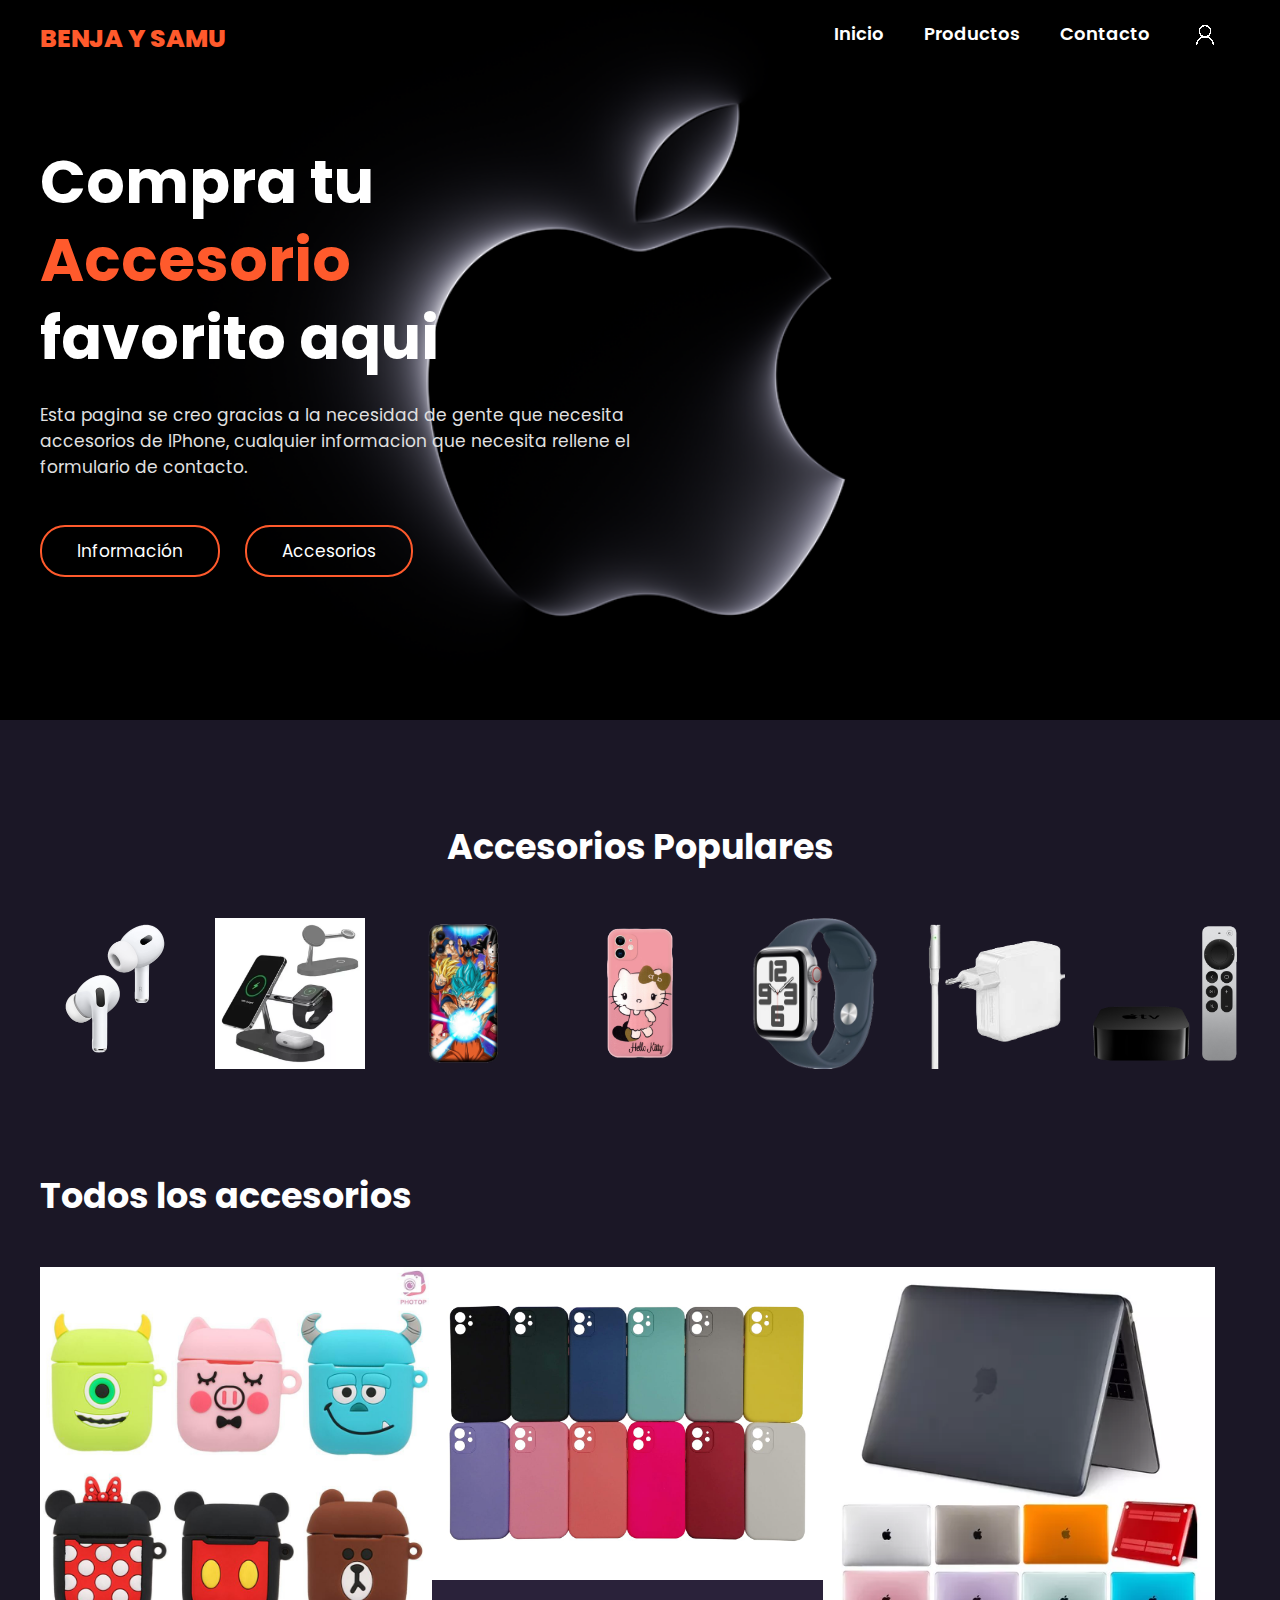
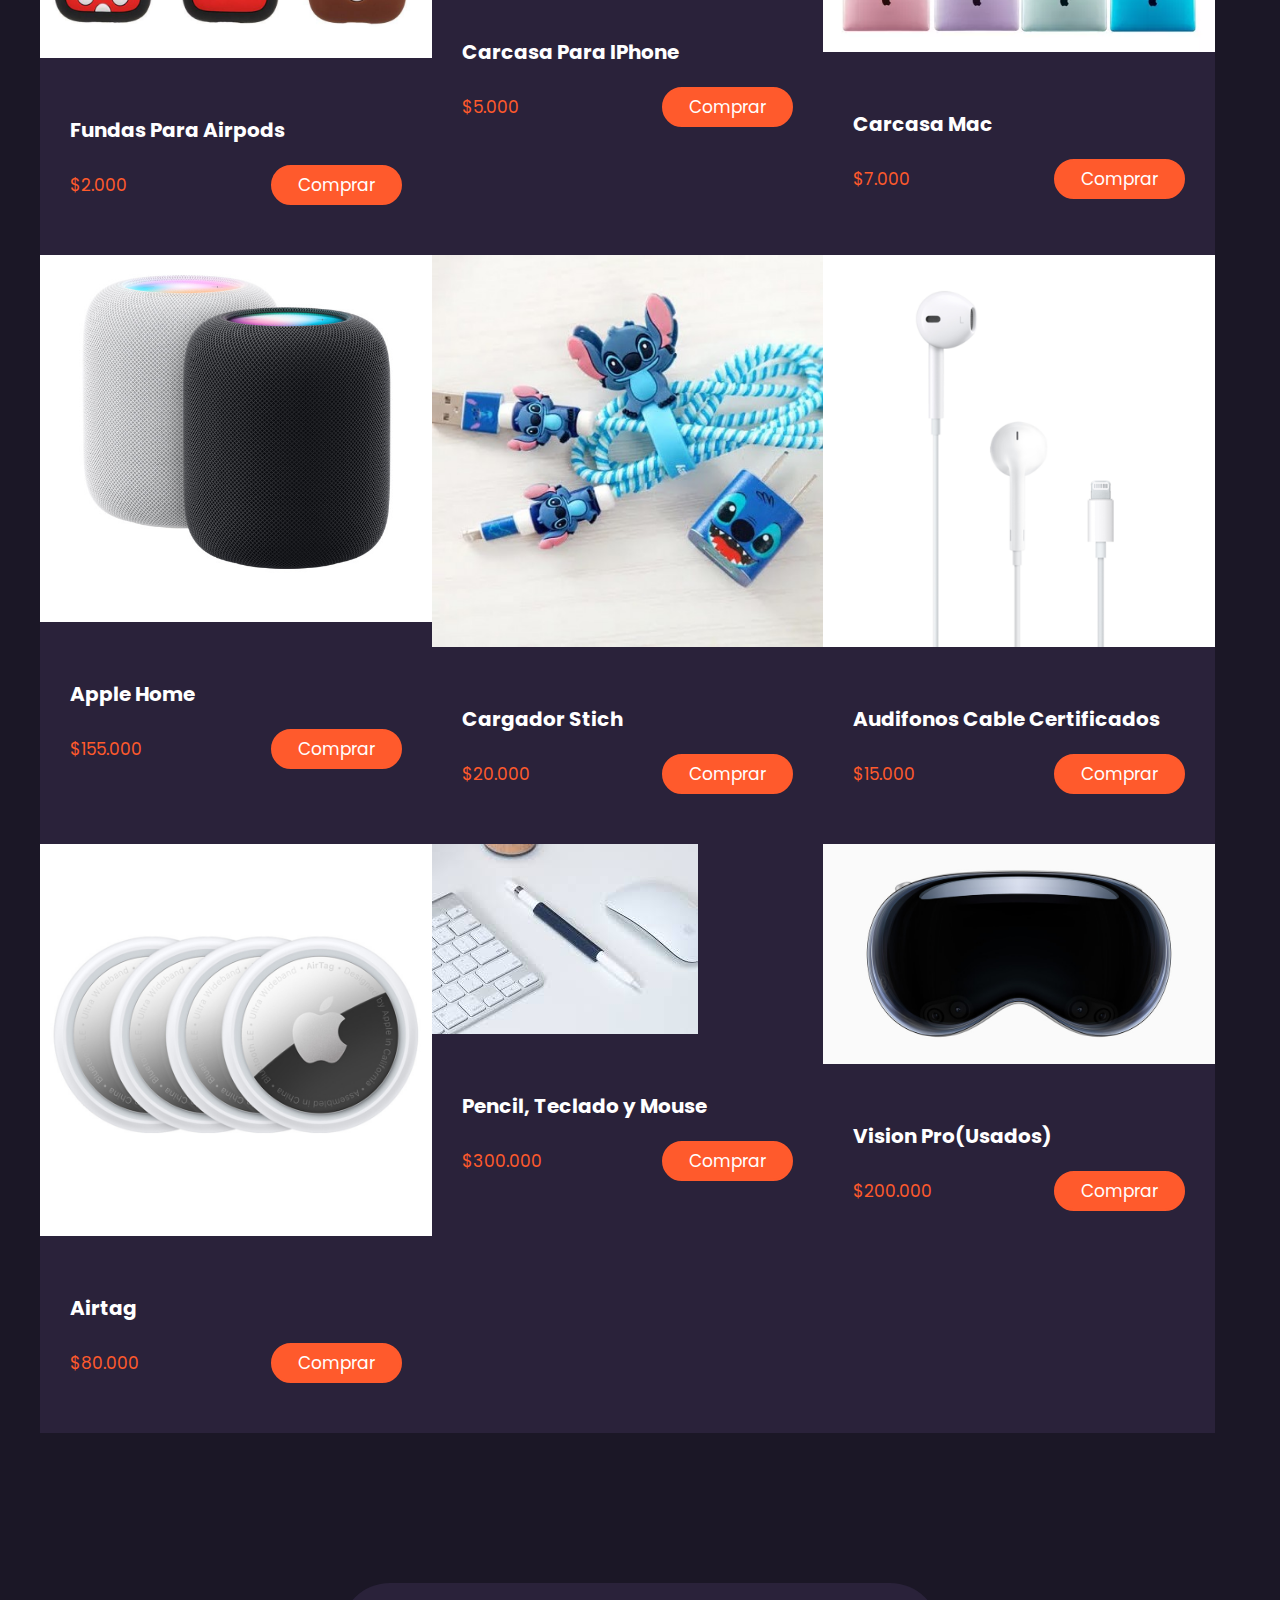
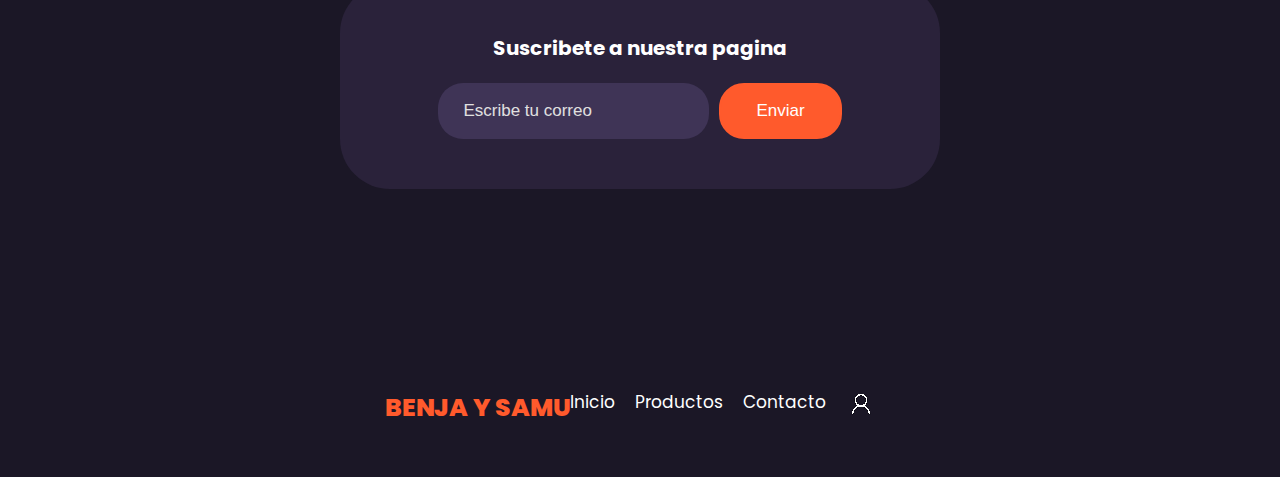
<file: index.html>
<!DOCTYPE html>
<html lang="en">
<head>
    <meta charset="UTF-8">
    <meta name="viewport" content="width=device-width, initial-scale=1.0">
    <title>Inicio</title>
    <link rel="stylesheet" href="style.css">
</head>
<body>

    <header class="header">

        <div class="menu contt">
            <a href="#" class="logo">Benja Y Samu</a>
            <nav class="navbar">
            <input type="checkbox" id="menu">
            <label for="menu">
                <img src="images/menu.png" class="menu-icono" alt="menu">
            </label>
                <ul>
                    <li><a href="index.html">Inicio</a></li>
                    <li><a href="productos.html">Productos</a></li>
                    <li><a href="contacto.html">Contacto</a></li>
                    <li><a href="login.html"><img src="images/klipartz.com.png" alt=""></a></li>
                </ul>
            </nav>
            
        </div>

        <div class="header-content contt">
            <div class="header-txt">
                <h1>Compra tu <span>Accesorio</span> <br> favorito aqui</h1>
                <p>Esta pagina se creo gracias a la necesidad 
                    de gente que necesita accesorios de IPhone,
                    cualquier informacion que necesita rellene
                    el formulario de contacto.
                </p>
                <div class="butons">
                    <a href="#" class="btn-1">Información</a>
                    <a href="#" class="btn-1">Accesorios</a>
                </div>
            </div>
        </div>
    </header>
    <section class="popular contt">

        <h2>Accesorios Populares</h2>

        <div class="popular-content">
            <img src="images/j1.png" alt="">
            <img src="images/j2.webp" alt="">
            <img src="images/j3.png" alt="">
            <img src="images/j4.png" alt="">
            <img src="images/j5.png" alt="">
            <img src="images/j6.png" alt="">
            <img src="images/j7.png" alt="">
        </div>
    </section>

    <main class="product contt">

        <h2>Todos los accesorios</h2>

        <div class="producto-content">

            <div class="product-1">
                <img src="images/l1.jpg" alt="">
                <div class="product-txt">
                    <h3>Fundas Para Airpods</h3>
                    <div class="price">
                        <p>$2.000</p>
                        <a href="#" class="btn-2">Comprar</a>
                    </div>
                </div>
            </div>
            <div class="product-1">
                <img src="images/l2.jpg" alt="">
                <div class="product-txt">
                    <h3>Carcasa Para IPhone</h3>
                    <div class="price">
                        <p>$5.000</p>
                        <a href="#" class="btn-2">Comprar</a>
                    </div>
                </div>
            </div>
            <div class="product-1">
                <img src="images/l3.webp" alt="">
                <div class="product-txt">
                    <h3>Carcasa Mac</h3>
                    <div class="price">
                        <p>$7.000</p>
                        <a href="#" class="btn-2">Comprar</a>
                    </div>
                </div>
            </div>
            <div class="product-1">
                <img src="images/l4.jpg" alt="">
                <div class="product-txt">
                    <h3>Apple Home</h3>
                    <div class="price">
                        <p>$155.000</p>
                        <a href="#" class="btn-2">Comprar</a>
                    </div>
                </div>
            </div>
            <div class="product-1">
                <img src="images/l5.jpg" alt="">
                <div class="product-txt">
                    <h3>Cargador Stich</h3>
                    <div class="price">
                        <p>$20.000</p>
                        <a href="#" class="btn-2">Comprar</a>
                    </div>
                </div>
            </div>
            <div class="product-1">
                <img src="images/l6.jpg" alt="">
                <div class="product-txt">
                    <h3>Audifonos Cable Certificados</h3>
                    <div class="price">
                        <p>$15.000</p>
                        <a href="#" class="btn-2">Comprar</a>
                    </div>
                </div>
            </div>
            <div class="product-1">
                <img src="images/l7.jpg" alt="">
                <div class="product-txt">
                    <h3>Airtag</h3>
                    <div class="price">
                        <p>$80.000</p>
                        <a href="#" class="btn-2">Comprar</a>
                    </div>
                </div>
            </div>
            <div class="product-1">
                <img src="images/l8.jpg" alt="">
                <div class="product-txt">
                    <h3>Pencil, Teclado y Mouse</h3>
                    <div class="price">
                        <p>$300.000</p>
                        <a href="#" class="btn-2">Comprar</a>
                    </div>
                </div>
            </div>
            <div class="product-1">
                <img src="images/l9.jpg" alt="">
                <div class="product-txt">
                    <h3>Vision Pro(Usados)</h3>
                    <div class="price">
                        <p>$200.000</p>
                        <a href="#" class="btn-2">Comprar</a>
                    </div>
                </div>
            </div>

        </div>

    </main>

    <section class="contact contt">

        <div class="contact-content">
            <h3>Suscribete a nuestra pagina</h3>
            <form>
                <input type="email" placeholder="Escribe tu correo">
                <input type="submit" class="btn-3" value="Enviar">
            </form>
        </div>

    </section>


    <footer class="footer contt">

        <div class="link">
            <a href="#" class="logo">Benja Y Samu</a>
        </div>

        <div class="link">
            <ul>
                <li><a href="index.html">Inicio</a></li>
                <li><a href="productos.html">Productos</a></li>
                <li><a href="contacto.html">Contacto</a></li>
                <li><a href="login.html"><img src="images/klipartz.com.png" alt=""></a></li>
            </ul>

        </div>

    </footer>


</body>
</html>
</file>
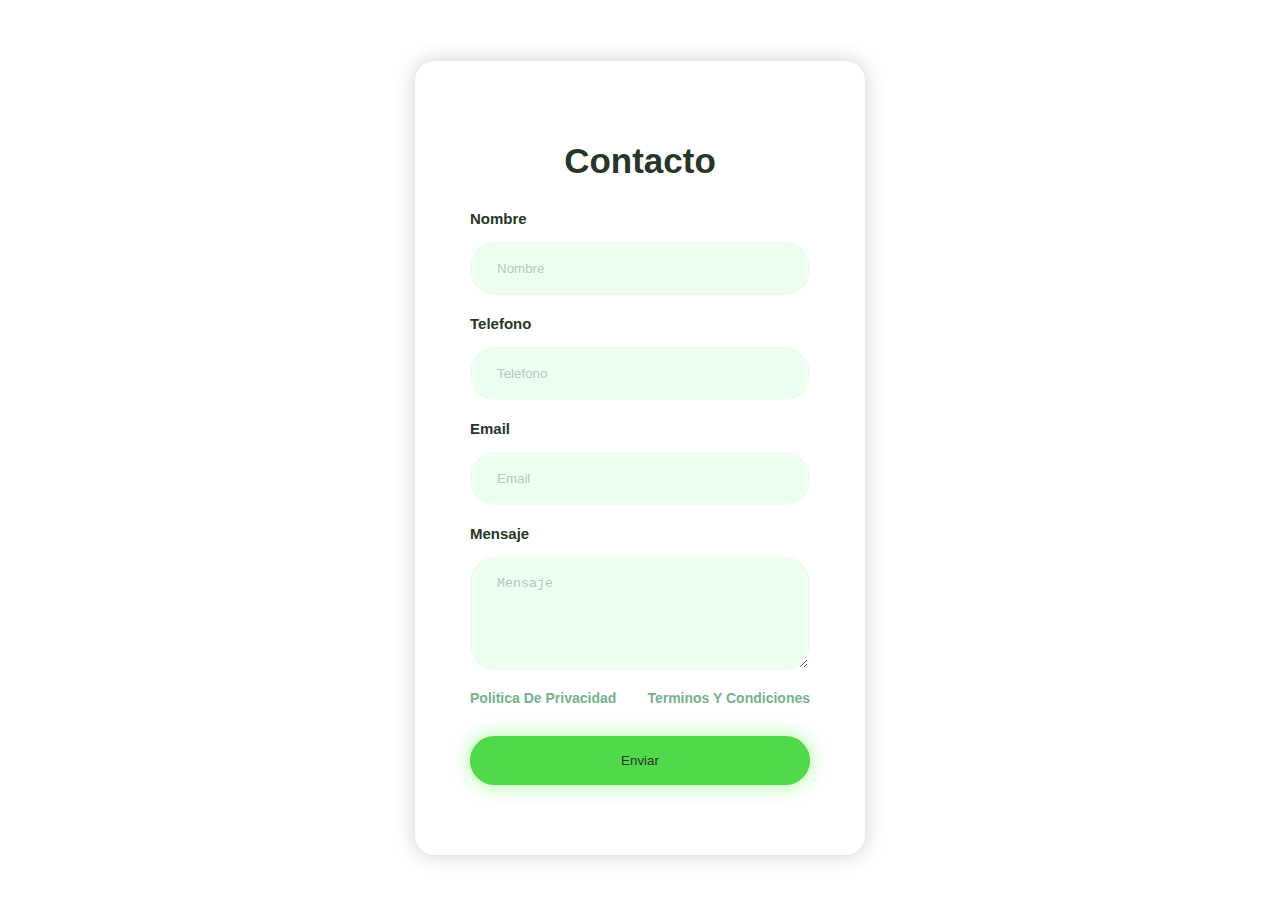
<file: contacto.html>
<!DOCTYPE html>
<html lang="en">
<head>
    <meta charset="UTF-8">
    <meta name="viewport" content="width=device-width, initial-scale=1.0">
    <title>Contacto</title>
    <link rel="stylesheet" href="css/contacto.css">
</head>
<body>
    
    <form action="https://formsubmit.co/benjacontreras140@gmail.com" method="POST" >
        <h2>Contacto</h2>
        <div class="input-group">
            <label for="name">Nombre</label>
            <input type="text" name="name" id="name" placeholder="Nombre">
            <label for="phone">Telefono</label>
            <input type="text" name="phone" id="phone" placeholder="Telefono">
            <label for="email">Email</label>
            <input type="text" name="email" id="email" placeholder="Email">
            <label for="message">Mensaje</label>
            <textarea name="message" id="message" cols="30" rows="5" placeholder="Mensaje"></textarea>
            <div class="form-txt">
                <a href="#">Politica De Privacidad</a>
                <a href="#">Terminos Y Condiciones</a>

            </div>
            <input class= "btn" type="submit" value="Enviar">
            <input type="hidden" name="_next" value="http://192.168.1.14:5501/contacto.html">
            <input type="hidden" name="_captcha" value="false">
        </div>
    </form>
</body>
</html>
</file>
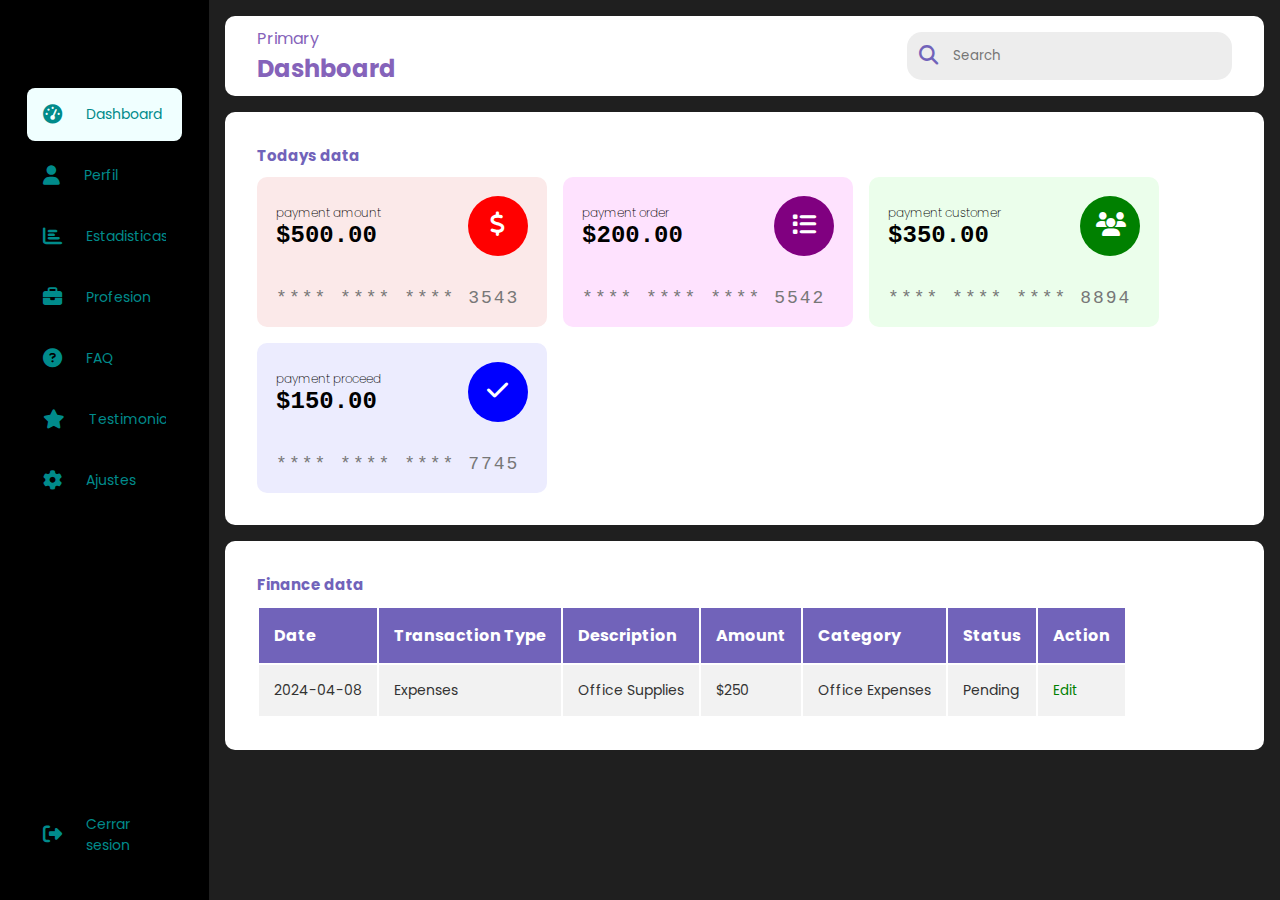
<file: dashboard.html>
<!DOCTYPE html>
<html lang="en">

<head>
    <meta charset="UTF-8">
    <meta name="viewport" content="width=device-width, initial-scale=1.0">
    <title>dashboard</title>
    <link rel="stylesheet" href="dashboard.css" />
    <link rel="stylesheet" href="https://cdnjs.cloudflare.com/ajax/libs/font-awesome/6.4.0/css/all.min.css" />
</head>

<body>
    <div class="sidebar">
        <div class="logo"></div>
        <ul class="menu">
            <li class="active">
                <a href="#">
                    <i class="fas fa-tachometer-alt"></i>
                    <span>Dashboard</span>
                </a>
            </li>
            <li>
                <a href="#">
                    <i class="fas fa-user"></i>
                    <span>Perfil</span>
                </a>
            </li>
            <li>
                <a href="#">
                    <i class="fas fa-chart-bar"></i>
                    <span>Estadisticas</span>
                </a>
            </li>
            <li>
                <a href="#">
                    <i class="fas fa-briefcase"></i>
                    <span>Profesion</span>
                </a>
            </li>
            <li>
                <a href="#">
                    <i class="fas fa-question-circle"></i>
                    <span>FAQ</span>
                </a>
            </li>
            <li>
                <a href="#">
                    <i class="fas fa-star"></i>
                    <span>Testimonios</span>
                </a>
            </li>
            <li>
                <a href="#">
                    <i class="fas fa-cog"></i>
                    <span>Ajustes</span>
                </a>
            </li>
            <li class="logout">
                <a href="#">
                    <i class="fas fa-sign-out-alt"></i>
                    <span>Cerrar sesion</span>
                </a>
            </li>
        </ul>
    </div>

    <div class="main--content">
        <div class="header--wrapper">
            <div class="header--title">
                <span>Primary</span>
                <h2> Dashboard</h2>
            </div>
            <div class="user--info">
                <div class="searh--box">
                    <i class="fa-solid fa-search"></i>
                    <input type="text" placeholder="Search" />
                </div>
            </div>
        </div>
            <div class="card--container">
                <h3 class="main--title">Todays data</h3>
                <div class="card--wrapper">
                    <div class="payment--card light-red">
                        <div class="card--header">
                            <div class="amount">
                                <span class="title">
                                    payment amount </span>
                                <span class="amount--value">$500.00</span>
                            </div>
                            <i class="fas fa-dollar-sign icon"></i>
                        </div>
                        <span class="card-detail">**** **** **** 3543</span>
                    </div>

                    <div class="payment--card light-purple">
                        <div class="card--header">
                            <div class="amount">
                                <span class="title">
                                    payment order </span>
                                <span class="amount--value">$200.00</span>
                            </div>
                            <i class="fas fa-list icon dark-purple"></i>
                        </div>
                        <span class="card-detail">**** **** **** 5542</span>
                    </div>

                    <div class="payment--card light-green">
                        <div class="card--header">
                            <div class="amount">
                                <span class="title">
                                    payment customer </span>
                                <span class="amount--value">$350.00</span>
                            </div>
                            <i class="fas fa-users icon dark-green"></i>
                        </div>
                        <span class="card-detail">**** **** **** 8894</span>
                    </div>

                    <div class="payment--card light-blue">
                        <div class="card--header">
                            <div class="amount">
                                <span class="title">
                                    payment proceed </span>
                                <span class="amount--value">$150.00</span>
                            </div>
                            <i class="fa-solid fa-check icon dark-blue"></i>
                        </div>
                        <span class="card-detail">**** **** **** 7745</span>
                    </div>
                </div>
            </div>

            <div class="tabular--wrapper">
                <h3 class="main--title">Finance data</h3>
                <div class="table-container">
                    <table>
                        <thead>
                            <tr>
                                <th>Date</th>
                                <th>Transaction Type</th>
                                <th>Description</th>
                                <th>Amount</th>
                                <th>Category</th>
                                <th>Status</th>
                                <th>Action</th>
                            </tr>
                            <tbody>
                                <tr>
                                    <td>
                                        2024-04-08
                                    </td>
                                    <td>Expenses</td>
                                    <td>Office Supplies</td>
                                    <td>$250</td>
                                    <td>Office Expenses</td>
                                    <td>Pending</td>
                                    <td><Button>Edit</Button></td>
                                </tr>
                            </tbody>
                        </thead>
                    </table>
                </div>
            </div>
        </div>
    </div>

</body>

</html>
</file>
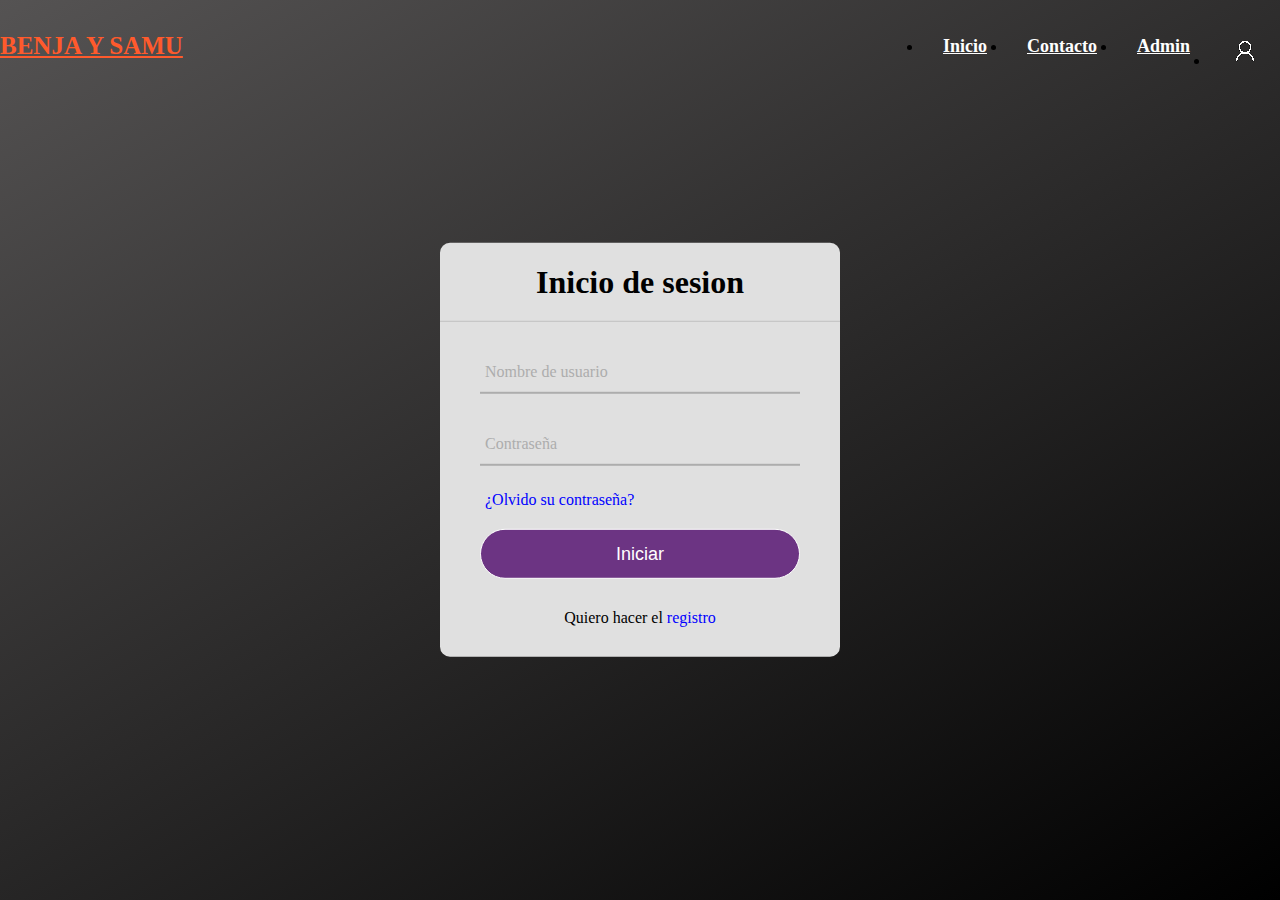
<file: login.html>
<!DOCTYPE html>
<html lang="es">

<head>
    <meta charset="UTF-8">
    <meta name="viewport" content="width=device-width, initial-scale=1.0">
    <title>Login</title>
    <link rel="stylesheet" href="css/register.css">
    
</head>

<body>
    
    <div class="menu contt">
        <a href="#" class="logo">Benja Y Samu</a>
        <nav class="navbar">
            <input type="checkbox" id="menu">
            <label for="menu">
                <img src="images/menu.png" class="menu-icono" alt="menu">
            </label>
            <ul>
                <li><a href="index.html">Inicio</a></li>
                <li><a href="contacto.html">Contacto</a></li>
                <li><a href="dashboard.html">Admin</a></li>
                <li><a href="login.html"><img src="images/klipartz.com.png" alt=""></a></li>
            </ul>
        </nav>

    </div>
    <div class="formulario">
        <h1>Inicio de sesion</h1>
        <form method="post">
            <div class="username">
                <input type="text" required>
                <label>Nombre de usuario</label>
            </div>
            <div class="username">
                <input type="password" required>
                <label>Contraseña</label>
            </div>
            <div class="recordar">¿Olvido su contraseña?</div>
            <input type="submit" value="Iniciar">
            <div class="registrarse">
                Quiero hacer el <a href="#">registro</a>
            </div>
        </form>
    </div>

</body>

</html>
</file>
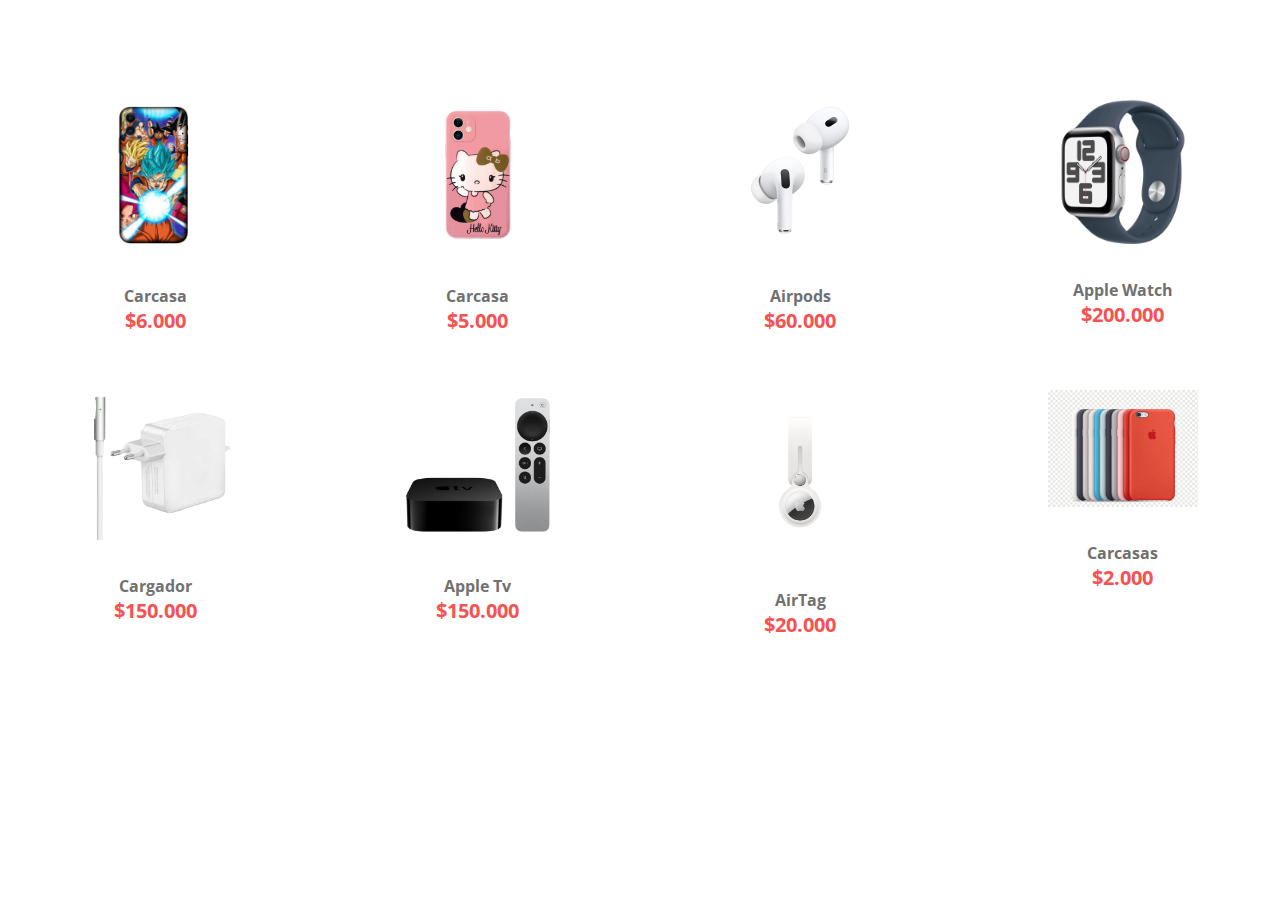
<file: productos.html>
<!DOCTYPE html>
<html lang="en">
<head>
    <meta charset="UTF-8">
    <meta name="viewport" content="width=device-width, initial-scale=1.0">
    <link rel="stylesheet" href="css/produc.css">
    <title>Productos</title>
</head>
<body>
    <section class="contenido">
        <div class="mostrador" id="mostrador">
            <div class="fila">
                <div class="item" onclick="cargar(this)">
                    <div class="contenedor-foto">
                        <img src="images/j3.png" alt="">
                    </div>
                    <p class="descripcion">Carcasa</p>
                    <span class="precio">$6.000</span>
                </div>
                <div class="item" onclick="cargar(this)">
                    <div class="contenedor-foto">
                        <img src="images/j4.png" alt="">
                    </div>
                    <p class="descripcion" id>Carcasa</p>
                    <span class="precio">$5.000</span>
                </div>
                <div class="item" onclick="cargar(this)">
                    <div class="contenedor-foto">
                        <img src="images/j1.png" alt="">
                    </div>
                    <p class="descripcion">Airpods
                    </p>
                    <span class="precio">$60.000</span>
                </div>
                <div class="item" onclick="cargar(this)">
                    <div class="contenedor-foto">
                        <img src="images/j5.png" alt="">
                    </div>
                    <p class="descripcion">Apple Watch</p>
                    <span class="precio">$200.000</span>
                </div>
            </div>
            <div class="fila">
                <div class="item" onclick="cargar(this)">
                    <div class="contenedor-foto">
                        <img src="images/j6.png" alt="">
                    </div>
                    <p class="descripcion">Cargador</p>
                    <span class="precio">$150.000</span>
                </div>
                <div class="item" onclick="cargar(this)">
                    <div class="contenedor-foto">
                        <img src="images/j7.png" alt="">
                    </div>
                    <p class="descripcion">Apple Tv</p>
                    <span class="precio">$150.000</span>
                </div>
                <div class="item" onclick="cargar(this)">
                    <div class="contenedor-foto">
                        <img src="images/j9.png" alt="">
                    </div>
                    <p class="descripcion">AirTag</p>
                    <span class="precio">$20.000</span>
                </div>
                <div class="item" onclick="cargar(this)">
                    <div class="contenedor-foto">
                        <img src="images/j8.png" alt="">
                    </div>
                    <p class="descripcion">Carcasas</p>
                    <span class="precio">$2.000</span>
                </div>
            </div> 
        </div>
        <!-- CONTENEDOR DEL ITEM SELECCIONADO -->
        <div class="seleccion" id="seleccion">
            <div class="cerrar" onclick="cerrar()">
                &#x2715
            </div>
            <div class="info">
                <img src="images/j1.png" alt="" id="img">
                <h2 id="modelo">audifonos</h2>
                <p id="descripcion">Descripción Modelo 1</p>

                <span class="precio" id="precio">$60.000</span>

                <div class="fila">
                    <div class="size">
                        <label for="">Tipo</label>
                        <select name="" id="">
                            <option value="">pro</option>
                        </select>
                    </div>
                    <button>AGREGAR AL CARRITO</button>
                </div>
            </div>
        </div>
    </section>
</body>
</html>
</file>
<file: style.css>
@import url('https://fonts.googleapis.com/css2?family=Poppins:wght@400;500;600;700;800&display=swap');

*{
    margin: 0;
    padding: 0;
    box-sizing: border-box;
    text-decoration: none;
    list-style: none none;
}


body{
    font-family: 'Poppins', sans-serif;
    background-color: #1B1726;
}

img{
    max-width: 100%;
}

.contt{
    max-width: 1200px;
    margin: 0 auto;
}

.header{
    background-image: url(images/apple.png);
    background-position: center center;
    background-repeat: no-repeat;
    background-size: cover;
    display: flex;
    align-items: center;
    min-height: 80vh;
    padding: 80px 0 ;
}

.menu{
    position: absolute;
    top: 0;
    left: 0;
    right: 0;
    display: flex;
    align-items: center;
    justify-content: space-between;
}

.logo{
    color: #ff5a2c;
    font-size: 25px;
    font-weight: 800;
    text-transform: uppercase;
}

.menu .navbar ul li{
    position: relative;
    float: left;
}
.menu .navbar ul li a{
    font-size: 18px;
    padding: 20px;
    color: #FFFFFF;
    font-weight: 600;
    display: block;
}

.menu .navbar ul li a:hover{
    color: #ff5a2c;
}
#menu{
    display: none;
}
.menu-icono{
    width: 25px;
}
.menu label{
    cursor: pointer;
    display: none;
}

.header-content{
    display: flex;
}
.header-txt{
    flex-basis: 50%;
}
.header-txt h1{
    font-size: 60px;
    color: #FFFFFF;
    line-height: 1.3;
    margin-bottom: 25px;
}

.header-txt span{
    color: #ff5a2c;
}

.header-txt p {
    font-size: 17px;
    color: #e0e0e0;
    margin-bottom: 45px;
}

.butons{
    display: flex;
}
.btn-1, .btn-2, .btn-3{
    display: inline-block;
    padding: 11px 35px;
    border: 2px solid #ff5a2c;
    border-radius: 25px;
    margin-right: 25px;
    font-size: 17px;
    color: #FFFFFF; 

}
.btn-1:hover{
    background-color: #ff5a2c;
}

.popular{
    padding: 100px 0;
    text-align: center;
}

h2{
    color: #FFFFFF;
    font-size: 35px;
    margin-bottom: 45px;
}

.popular-content{
    display: flex;
    justify-content: space-between;
}

.popular-content img{
    width: 150px;
}

.producto-content {
    margin-right: 25px;
    display: grid;
    grid-template-columns: repeat(3,1fr);
    justify-content: space-between;
}


.product-1{
    background-color: #2a223a;
    justify-content: space-between;
}

.product-txt{
    padding: 50px 30px;
}

h3{
    font-size: 20px;
    color: #FFFFFF;
    margin-bottom: 20px;
}

.price{
    display: flex;
    justify-content: space-between;
    align-items: center;
}

.price p{
    font-size: 17px;
    color: #ff5a2c;
}
.btn-2{
    padding: 5px 25px;
    background-color: #ff5a2c;
    margin-right: 0;
}

.contact{
    padding: 150px 300px;

}
.contact-content{
    background-color: #2a223a;
    text-align: center;
    padding: 50px;
    border-radius: 50px;
}

form{
    display: flex;
    justify-content: center;
    margin-top: 20px;

}

input{
    padding: 18px 25px;
    background-color: #3f3456;
    border: 0;
    border-radius: 25px;
    outline: none;
    margin-right: 10px;
    color: #FFFFFF;
    font-size: 17px;
}

::placeholder{
    color:#e0e0e0;
    font-size: 17px;
}

.btn-3{
    background-color: #ff5a2c;
    cursor: pointer;
    margin-right: 0;
}

.footer{
    display: flex;
    justify-content: center;
    padding: 50px 0;
}

.link ul{
    display: flex;
}

.link ul li > a{
    font-size: 17px;
    color: #FFFFFF;
    margin-right: 20px;
}

.link ul li > a:hover{
    color: #ff5a2c;
}

@media(max-width:991px){
    .menu{
        padding: 20px;
    }
    .menu label{
        display: initial;
    }
    .menu .navbar{
        position: absolute;
        top: 100%;
        left: 0;
        right: 0;
        background-color: #ff5a2c;
        display: none;
    }
    .menu .navbar ul li a:hover{
        color: #1B1726;
    }
    .menu .navbar ul li{
        width: 100%;
    }

    #menu:checked ~ .navbar{
        display: initial;
    }

    .header{
        min-height: 0vh;
        padding: 80px 30px 50px 30px;
    }

    .header-txt{
        text-align: center;
        flex-basis: 100%;
    }

    .header-txt h1{
        font-size: 50px;
        margin-bottom: 15px;
    }

    .butons{
        justify-content: center;
    }

    .btn-1:last-of-type{
        margin-right: 0;
    }

    .popular{
        display: none;
    }
    .product{
        padding: 30px;
    }
    .producto-content{
        grid-template-columns: repeat(1,1fr);
        gap: 30px;
        justify-content: space-between;
    }

    .product-1 img{
        width: 100%;
        justify-content: space-between;
    }

    .contact{
        padding: 30px;
    }
    form{
        flex-direction: column;
    }
    input{
        margin: 0 0 20px 0;
    }
    .footer{
        flex-direction: column;
        text-align: center;
    }
    .link ul{
        margin-top: 20px;
    }
}
</file>
<file: css/contacto.css>
body{
    font-family: Arial, Helvetica, sans-serif;
    min-height: 100vh;
    display: flex;
    align-items: center;
    justify-content: center;
}

form{
    padding: 50px 55px;
    box-shadow: 0 0 20px rgba(0, 0, 0, 0.2);
    border-radius: 20px;
    text-align: center;
    width: 340px;
}

.input-group{
    display: flex;
    flex-direction: column;
    text-align: left;
}

h2{
    color: #283629;
    font-size: 35px;
}

label{
    color:#283629 ;
    font-size: 15px;  
    font-weight: 600;  
    margin-bottom: 15px;
    
    
}

input, textarea{
    padding: 17px 25px;
    border-radius: 25px;
    margin-bottom: 20px;
    background-color: #EDFFF0;
    border: 2px solid #f0faf1;
    color: #283629; 
    outline: none; 
}

input::placeholder, textarea::placeholder{
    color: #b5cab6;

}

.form-txt{
    margin-bottom: 30px;
    display: flex;
    justify-content: space-between;
    text-align: center;
}

.form-txt a{
    color: #76b28e;
    font-size: 14px;
    font-weight: 600;
    text-decoration: none;
}

.btn {
    font-size: 16px
    color #FFFFFF;
    border: 0;
    border-radius: 25px;
    background-color: #51d94c;
    box-shadow: 0 0 20px rgba(25, 254, 0, 0.4);
    cursor: pointer;
}

.btn:hover {
    background-color: #50E04B;

}

@media(max-width:991px) {

    body {
        padding: 30px;
    }

    form {
        padding: 50;
    }
    input {
        padding: 15px;
    }
}
</file>
<file: dashboard.css>
@import url("https://fonts.googleapis.com/css2?family=Poppins:wght@400,600&idsplay=swap");

*{
    margin: 0;
    padding: 0;
    border: none;
    outline: none;
    box-sizing: border-box;
    font-family: "Poppins", sans-serif;
}
body{
    display:flex;
}
.sidebar {
    position: sticky;
    top: 0;
    left: 0;
    bottom: 0;
    width: 110px;
    height: 100vh;
    padding: 0 1.7rem;
    color:rgb(253, 254, 255);
    overflow: hidden;
    transition: all 0.5s linear;
    background: rgb(0, 0, 0);
}
.sidebar:hover{
    width: 240px;
    transition: 0.5s;
}
.logo{
    height: 80px;
    padding: 16px;
}
.menu{
    height: 88%;
    position: relative;
    list-style: none;
    padding: 0;
}
.menu li{
    padding: 1rem;
    margin: 8px 0;
    border-radius: 8px;
    transition: all 0.5s ease-in-out;
}
.menu li:hover,
.active {
    background: azure;
}
.menu a{
    color: darkcyan;
    font-size: 14px;
    text-decoration: none;
    display: flex;
    align-items: center;
    gap: 1.5rem;
}
.menu a span {
    overflow: hidden;
}
.menu a i{
    font-size: 1.2rem;
}
.logout{
    position: absolute;
    bottom: 0;
    left: 0;
    width: 100%;
}

.main--content{
    position: relative;
    background: #1f1f1f;
    width: 100%;
    padding: 1rem;
}


.header--wrapper{
    display: flex;
    justify-content: space-between;
    align-items: center;
    flex-wrap: wrap;
    background: #fff;
    border-radius: 10px;
    padding: 10px 2rem;
    margin-bottom: 1rem;
}

.header--title{
    color: rgba(133, 99, 186, 255);
}

.user--info{
    display:flex;
    align-items: center;
    gap: 1rem;
}

.searh--box{
    background: rgb(237, 237, 237);
    border-radius: 15px;
    color: rgba(113, 99, 186, 255);
    display: flex;
    align-items: center;
    gap: 5px;
    padding: 4px 12px;
}

.searh--box input{
    background:transparent;
    padding: 10px;
}

.searh--box i{
    font-size: 1.2rem;
    cursor: pointer;
    transition: all 0.5s ease-out;
}

.searh--box i:hover{
    transform: scale(1.2);
}

.card--container{
    background: #ffff;
    padding: 2rem;
    border-radius: 10px;
}

.card--wrapper{
    display: flex;
    flex-wrap: wrap;
    gap: 1rem;
}

.main--title{
    color: rgba(113, 99, 186, 255);
    padding-bottom: 10px;
    font-size: 15px;
}
.payment--card{
    background: rgb(229, 223, 223);
    border-radius: 10px;
    padding: 1.2rem;
    width: 290px;
    height: 150px;
    display: flex;
    flex-direction: column;
    justify-content: space-between;
    transition: all 0.5s ease-in-out;
}

.payment--card:hover{
    transform: translateY(-5px);
}
.card--header{
    display: flex;
    justify-content: space-between;
    align-items: center;
    margin-bottom: 20px;
}
.amount{
    display: flex;
    flex-direction: column;
}
.title{
    font-size: 12px;
    font-weight: 200;
}
.amount--value{
    font-size: 24px;
    font-family: "Courier New", 'Courier New', Courier, monospace;
    font-weight: 600;
}
.icon{
    color:#fff;
    padding: 1rem;
    height: 60px;
    width: 60px;
    text-align: center;
    border-radius: 50%;
    font-size: 1.5rem;
    background: red;
}
.card-detail{
    font-size: 18px;
    color: #777777;
    letter-spacing: 2px;
    font-family: 'Courier New', Courier, monospace;
}

.light-red{
    background: rgb(251, 233, 233);
}
.light-purple{
    background: rgb(254, 226, 254);
}
.light-green{
    background: rgb(235, 254, 235);
}
.light-blue{
    background:rgb(236, 236, 254)
}
.dark-red{
    background: red;
}
.dark-purple{
    background: purple;
}
.dark-green{
    background: green;
}
.dark-blue{
    background: blue;
}

.tabular--wrapper{
    background: #fff;
    margin-top: 1rem;
    border-radius: 10px;
    padding: 2rem;
}
.table-container{
    width: 100%;
}
.table{
    width: 100%;
    border-collapse: collapse;
}

thead{
    background: rgba(113, 99, 186, 255);
    color: #fff;
}
th{
    padding: 15px;
    text-align: left;
}

tbody{
    background: #f2f2f2;
}
td{
    padding: 15px;
    font-size: 14px;
    color: #333;
}
tr:nth-child(even){
    background: #fff;
}
tfoot{
    background: rgba(113, 99, 186, 255);
    font-weight: bold;
    color: #fff;
}
tfoot td{
    padding: 15px;
}
.table-container button{
    color: green;
    background: none;
    cursor: pointer;
}
</file>
<file: css/register.css>
body {
    margin: 0;
    padding: 0;
    font-family: montserrat;
    background: linear-gradient(150deg, #555353, #000000);
    height: 100vh;
}

.formulario {
    position: absolute;
    top: 50%;
    left: 50%;
    transform: translate(-50%, -50%);
    width: 400px;
    background: #e0e0e0;
    border-radius: 10px;
}

.formulario h1 {
    text-align: center;
    padding: 0 0 20px 0;
    border-bottom: 1px solid silver;
}

.formulario form {
    padding: 0 40px;
    box-sizing: border-box;
}

form .username {
    position: relative;
    border-bottom: 2px solid #adadad;
    margin: 30px 0;
}

.username input {
    width: 100%;
    padding: 0 5px;
    height: 40px;
    font-size: 16 px;
    border: none;
    background: none;
    outline: none;
}

.username label {
    position: absolute;
    top: 50%;
    left: 5px;
    color: #adadad;
    transform: translateY(-50%);
    font-size: 16px;
    pointer-events: none;
    transition: .5s;
}

.username span::before {
    content: '';
    position: absolute;
    top: 40px;
    left: 0;
    width: 0%;
    height: 2px;
    background: #6C3483;
    transition: .5s;
}

.username input:focus~label,
.username input:focus~label {
    top: -5px;
    color: #6C3483;
}

.username input:focus~span::before,
.username input:focus~span::before {
    width: 100%;
}

.recordar {
    margin: -5px 0 20px 5px;
    color: blue;
    cursor: pointer;
}

.recordar:hover {
    text-decoration: underline;
}

input[type="submit"] {
    width: 100%;
    height: 50px;
    border: 1px solid;
    background: #6C3483;
    border-radius: 25px;
    font-size: 18px;
    color: white;
    cursor: pointer;
    outline: "none";
}

input[type="submit"]:hover {
    border-color: purple;
    transition: .5s;
}

.registrarse {
    margin: 30px 0;
    text-align: center;
    font-size: 16px;
    color: black;
}

.registrarse a {
    color: blue;
    text-decoration: none;
}

.registrarse a:hover {
    text-decoration: underline;
}

.menu {
    position: absolute;
    top: 0;
    left: 0;
    right: 0;
    display: flex;
    align-items: center;
    justify-content: space-between;
}

.logo {
    color: #ff5a2c;
    font-size: 25px;
    font-weight: 800;
    text-transform: uppercase;
}

.menu .navbar ul li {
    position: relative;
    float: left;
}

.menu .navbar ul li a {
    font-size: 18px;
    padding: 20px;
    color: #FFFFFF;
    font-weight: 600;
    display: block;
}

.menu .navbar ul li a:hover {
    color: #ff5a2c;
}

#menu {
    display: none;
}

.menu-icono {
    width: 25px;
}

.menu label {
    cursor: pointer;
    display: none;
}
.header-content {
    display: flex;
}

.header-txt {
    flex-basis: 50%;
}

.header-txt h1 {
    font-size: 60px;
    color: #FFFFFF;
    line-height: 1.3;
    margin-bottom: 25px;
}

.header-txt span {
    color: #ff5a2c;
}

.header-txt p {
    font-size: 17px;
    color: #e0e0e0;
    margin-bottom: 45px;
}

.menu .navbar ul li{
    position: relative;
    float: left;
}
.menu .navbar ul li a{
    font-size: 18px;
    padding: 20px;
    color: #FFFFFF;
    font-weight: 600;
    display: block;
}

.menu .navbar ul li a:hover{
    color: #ff5a2c;
}
#menu{
    display: none;
}
.menu-icono{
    width: 25px;
}
.menu label{
    cursor: pointer;
    display: none;
}
</file>
<file: css/produc.css>
@import url('https://fonts.googleapis.com/css2?family=Open+Sans:wght@300;400;800&display=swap');
*{
    margin: 0;
    padding: 0;
    box-sizing: border-box;
    font-family: 'Open Sans';
}
.contenido{
    max-width: 1200px;
    width: 100%;
    margin: 40px auto;
    display: flex;
}
.mostrador{
    width: 100%;
    transition: .5s ease;
}
.mostrador .fila{
    width: 100%;
    display: flex;
    justify-content: space-between;
    margin-bottom: 40px;
}

.mostrador .fila .item{
    max-width: 210px;
    padding: 30px;
    height: 250px;
    /*border: 2px solid red;*/
    text-align: center;
    margin: 0 10px;
    cursor: pointer;
    border-radius: 5px;
    transition: .3s;
}
.mostrador .fila .item:hover{
    background-color: #e6e6e6;
}
.mostrador .fila .item img{
    width: 100%;
    margin: 30px 0;
}
.mostrador .fila .item .descripcion{
    color: #707070;
    font-weight: bold;
}
.mostrador .fila .item .precio{
    color: #f85151;
    font-weight: bold;
    font-size: 20px;
}
.seleccion{
    transition: .5s ease;
    opacity: 0;
    width: 0%;
    border: 1px solid #ccc;
    position: relative;
    display: flex;
    flex-direction: column;
    justify-content: center;
    overflow: hidden;
}
.cerrar{
    position: absolute;
    right: 0;
    top: 20px;
    right: 20px;
    cursor: pointer;
}

.info{
    padding: 20px;
}
.info img{
    display: block;
    margin: 30px auto;
    width: 80%;
}
.info h2{
    color: #707070;
    margin-bottom: 10px;
}
.info p{
    font-size: 14px;
    color: #707070;
    margin-bottom: 10px;
}
.info .precio{
    font-size: 30px;
    font-weight: bold;
    color: #f85151;
    margin-bottom: 10px;
    display: block;
}
.info .fila{
    display: flex;
    align-items: flex-end;
}
.info .fila label{
    display: block;
    margin-bottom: 10px;
}
.info .fila select{
    width: 100px;
    font-size: 18px;
    padding: 6px;
    margin-right: 30px;
}
.info .fila button{
    height: 40px;
    border: none;
    padding: 0 10px;
    color: #fff;
    background-color: #f85151;
}
</file>
